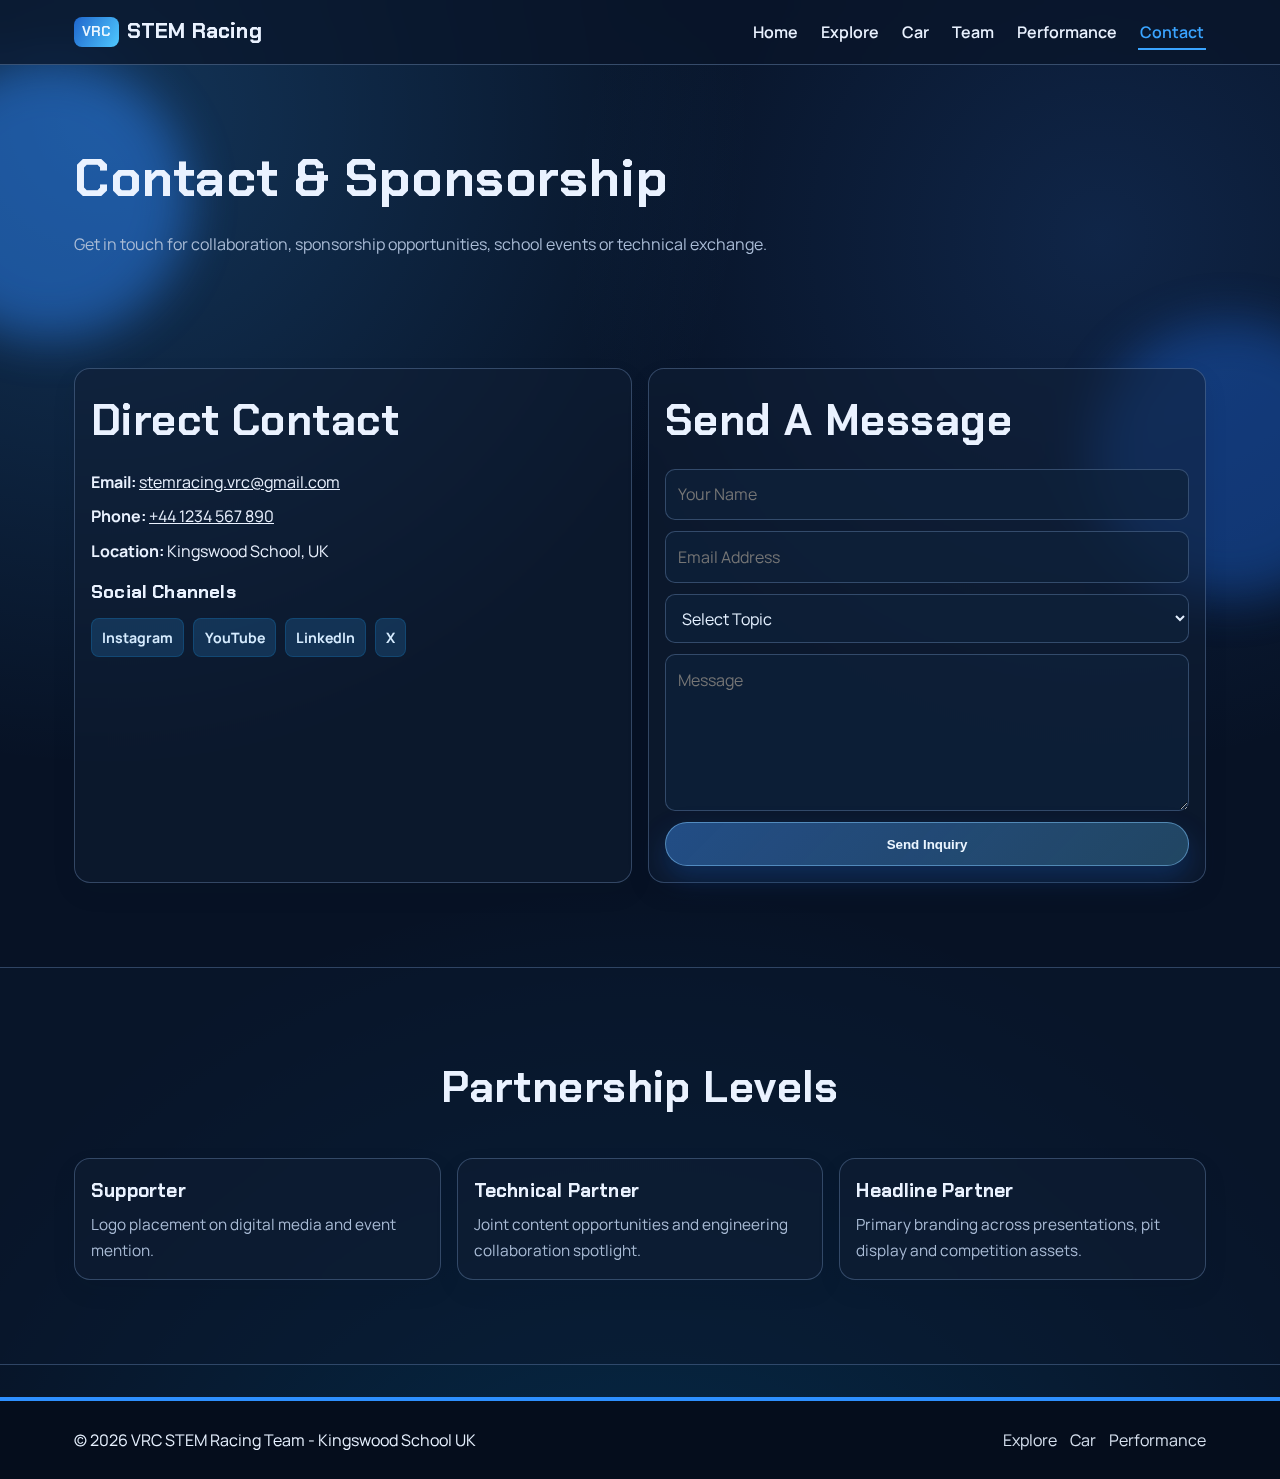
<file: contact.html>
<!DOCTYPE html>
<html lang="en">
<head>
    <meta charset="UTF-8">
    <meta name="viewport" content="width=device-width, initial-scale=1.0">
    <title>VRC STEM Racing | Contact</title>
    <link rel="stylesheet" href="styles.css">
</head>
<body>
    <div class="bg-orb left"></div>
    <div class="bg-orb right"></div>

    <nav class="navbar">
        <div class="navbar-container">
            <a class="navbar-logo" href="index.html">
                <span class="logo-chip">VRC</span>
                <span class="brand-text">STEM Racing</span>
            </a>
            <ul class="navbar-menu">
                <li><a class="nav-link" href="index.html">Home</a></li>
                <li><a class="nav-link" href="explore.html">Explore</a></li>
                <li><a class="nav-link" href="car.html">Car</a></li>
                <li><a class="nav-link" href="team.html">Team</a></li>
                <li><a class="nav-link" href="performance.html">Performance</a></li>
                <li><a class="nav-link active" href="contact.html">Contact</a></li>
            </ul>
        </div>
    </nav>

    <main>
        <section class="page-hero">
            <div class="container">
                <h1>Contact & Sponsorship</h1>
                <p>Get in touch for collaboration, sponsorship opportunities, school events or technical exchange.</p>
            </div>
        </section>

        <section class="section">
            <div class="container contact-grid">
                <article class="contact-card">
                    <h2 style="text-align:left; margin-bottom:0.8rem;">Direct Contact</h2>
                    <p style="margin-bottom:0.5rem;"><strong>Email:</strong> <a href="mailto:stemracing.vrc@gmail.com">stemracing.vrc@gmail.com</a></p>
                    <p style="margin-bottom:0.5rem;"><strong>Phone:</strong> <a href="tel:+441234567890">+44 1234 567 890</a></p>
                    <p style="margin-bottom:0.8rem;"><strong>Location:</strong> Kingswood School, UK</p>

                    <h3 style="margin-bottom:0.35rem;">Social Channels</h3>
                    <div class="socials">
                        <a class="social" href="#">Instagram</a>
                        <a class="social" href="#">YouTube</a>
                        <a class="social" href="#">LinkedIn</a>
                        <a class="social" href="#">X</a>
                    </div>
                </article>

                <article class="form-card">
                    <h2 style="text-align:left; margin-bottom:0.8rem;">Send A Message</h2>
                    <form class="form">
                        <input type="text" placeholder="Your Name" required>
                        <input type="email" placeholder="Email Address" required>
                        <select required>
                            <option value="">Select Topic</option>
                            <option>Sponsorship</option>
                            <option>Media / Press</option>
                            <option>School Collaboration</option>
                            <option>General Question</option>
                        </select>
                        <textarea rows="5" placeholder="Message" required></textarea>
                        <button type="submit" class="btn primary">Send Inquiry</button>
                    </form>
                </article>
            </div>
        </section>

        <section class="section panel">
            <div class="container">
                <h2>Partnership Levels</h2>
                <div class="card-grid">
                    <article class="card">
                        <div class="card-body">
                            <h3>Supporter</h3>
                            <p>Logo placement on digital media and event mention.</p>
                        </div>
                    </article>
                    <article class="card">
                        <div class="card-body">
                            <h3>Technical Partner</h3>
                            <p>Joint content opportunities and engineering collaboration spotlight.</p>
                        </div>
                    </article>
                    <article class="card">
                        <div class="card-body">
                            <h3>Headline Partner</h3>
                            <p>Primary branding across presentations, pit display and competition assets.</p>
                        </div>
                    </article>
                </div>
            </div>
        </section>
    </main>

    <footer class="footer">
        <div class="footer-inner">
            <p>&copy; 2026 VRC STEM Racing Team - Kingswood School UK</p>
            <div class="footer-links">
                <a href="explore.html">Explore</a>
                <a href="car.html">Car</a>
                <a href="performance.html">Performance</a>
            </div>
        </div>
    </footer>
</body>
</html>
</file>
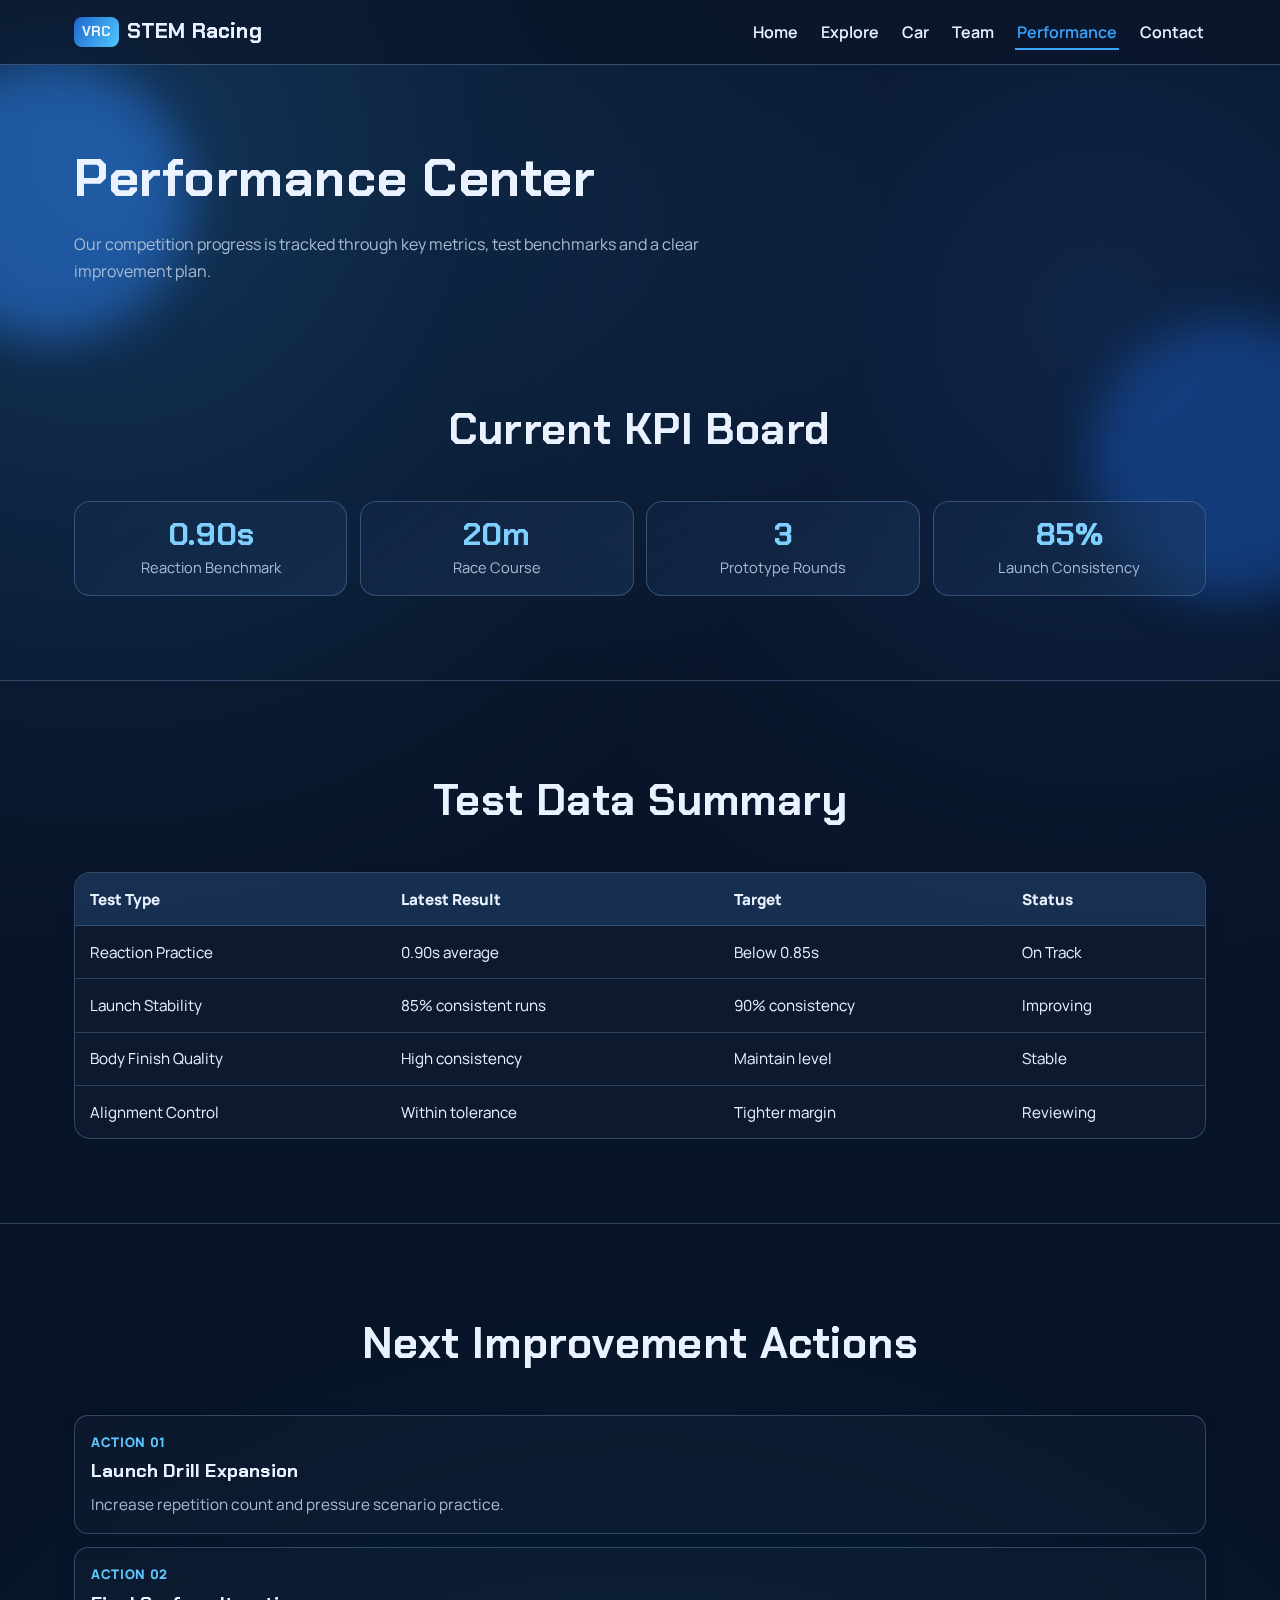
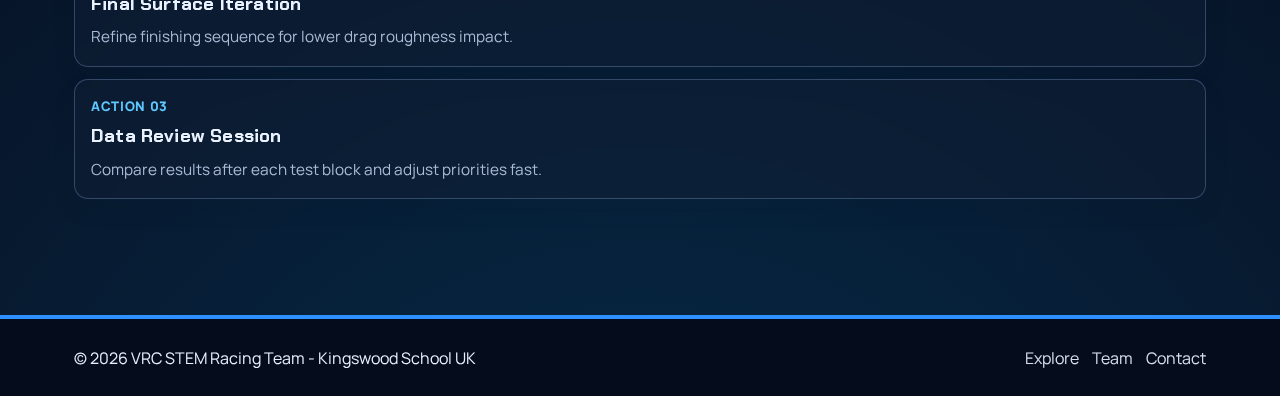
<file: performance.html>
<!DOCTYPE html>
<html lang="en">
<head>
    <meta charset="UTF-8">
    <meta name="viewport" content="width=device-width, initial-scale=1.0">
    <title>VRC STEM Racing | Performance</title>
    <link rel="stylesheet" href="styles.css">
</head>
<body>
    <div class="bg-orb left"></div>
    <div class="bg-orb right"></div>

    <nav class="navbar">
        <div class="navbar-container">
            <a class="navbar-logo" href="index.html">
                <span class="logo-chip">VRC</span>
                <span class="brand-text">STEM Racing</span>
            </a>
            <ul class="navbar-menu">
                <li><a class="nav-link" href="index.html">Home</a></li>
                <li><a class="nav-link" href="explore.html">Explore</a></li>
                <li><a class="nav-link" href="car.html">Car</a></li>
                <li><a class="nav-link" href="team.html">Team</a></li>
                <li><a class="nav-link active" href="performance.html">Performance</a></li>
                <li><a class="nav-link" href="contact.html">Contact</a></li>
            </ul>
        </div>
    </nav>

    <main>
        <section class="page-hero">
            <div class="container">
                <h1>Performance Center</h1>
                <p>Our competition progress is tracked through key metrics, test benchmarks and a clear improvement plan.</p>
            </div>
        </section>

        <section class="section">
            <div class="container">
                <h2>Current KPI Board</h2>
                <div class="kpi-strip">
                    <article class="kpi">
                        <p class="value">0.90s</p>
                        <p class="label">Reaction Benchmark</p>
                    </article>
                    <article class="kpi">
                        <p class="value">20m</p>
                        <p class="label">Race Course</p>
                    </article>
                    <article class="kpi">
                        <p class="value">3</p>
                        <p class="label">Prototype Rounds</p>
                    </article>
                    <article class="kpi">
                        <p class="value">85%</p>
                        <p class="label">Launch Consistency</p>
                    </article>
                </div>
            </div>
        </section>

        <section class="section panel">
            <div class="container">
                <h2>Test Data Summary</h2>
                <div class="table-wrap">
                    <table>
                        <thead>
                            <tr>
                                <th>Test Type</th>
                                <th>Latest Result</th>
                                <th>Target</th>
                                <th>Status</th>
                            </tr>
                        </thead>
                        <tbody>
                            <tr>
                                <td>Reaction Practice</td>
                                <td>0.90s average</td>
                                <td>Below 0.85s</td>
                                <td>On Track</td>
                            </tr>
                            <tr>
                                <td>Launch Stability</td>
                                <td>85% consistent runs</td>
                                <td>90% consistency</td>
                                <td>Improving</td>
                            </tr>
                            <tr>
                                <td>Body Finish Quality</td>
                                <td>High consistency</td>
                                <td>Maintain level</td>
                                <td>Stable</td>
                            </tr>
                            <tr>
                                <td>Alignment Control</td>
                                <td>Within tolerance</td>
                                <td>Tighter margin</td>
                                <td>Reviewing</td>
                            </tr>
                        </tbody>
                    </table>
                </div>
            </div>
        </section>

        <section class="section">
            <div class="container">
                <h2>Next Improvement Actions</h2>
                <div class="timeline">
                    <article class="timeline-item">
                        <p class="step">Action 01</p>
                        <h3>Launch Drill Expansion</h3>
                        <p>Increase repetition count and pressure scenario practice.</p>
                    </article>
                    <article class="timeline-item">
                        <p class="step">Action 02</p>
                        <h3>Final Surface Iteration</h3>
                        <p>Refine finishing sequence for lower drag roughness impact.</p>
                    </article>
                    <article class="timeline-item">
                        <p class="step">Action 03</p>
                        <h3>Data Review Session</h3>
                        <p>Compare results after each test block and adjust priorities fast.</p>
                    </article>
                </div>
            </div>
        </section>
    </main>

    <footer class="footer">
        <div class="footer-inner">
            <p>&copy; 2026 VRC STEM Racing Team - Kingswood School UK</p>
            <div class="footer-links">
                <a href="explore.html">Explore</a>
                <a href="team.html">Team</a>
                <a href="contact.html">Contact</a>
            </div>
        </div>
    </footer>
</body>
</html>
</file>
<file: styles.css>
@import url('https://fonts.googleapis.com/css2?family=Chakra+Petch:wght@400;500;600;700&family=Manrope:wght@400;500;700;800&display=swap');

* {
    margin: 0;
    padding: 0;
    box-sizing: border-box;
}

:root {
    --bg: #071225;
    --surface: rgba(15, 29, 51, 0.5);
    --surface-2: rgba(21, 40, 68, 0.45);
    --ink: #eaf2ff;
    --muted: #a9bbd5;
    --line: rgba(138, 172, 220, 0.32);
    --primary: #3aa4ff;
    --primary-dark: #1683d9;
    --secondary: #5fc8ff;
    --accent: #6be3ff;
    --radius: 18px;
    --shadow: 0 18px 40px rgba(17, 26, 36, 0.11);
    --shadow-soft: 0 10px 24px rgba(17, 26, 36, 0.08);
}

html {
    scroll-behavior: smooth;
}

body {
    font-family: 'Manrope', sans-serif;
    line-height: 1.65;
    color: var(--ink);
    background:
        radial-gradient(circle at 8% 8%, rgba(58, 164, 255, 0.24), transparent 36%),
        radial-gradient(circle at 86% 16%, rgba(46, 107, 196, 0.22), transparent 32%),
        radial-gradient(circle at 50% 115%, rgba(0, 170, 255, 0.18), transparent 45%),
        var(--bg);
}

h1,
h2,
h3,
.brand-text,
.navbar-logo {
    font-family: 'Chakra Petch', sans-serif;
    letter-spacing: 0.01em;
}

img {
    max-width: 100%;
    display: block;
}

a {
    color: inherit;
}

.container {
    max-width: 1180px;
    margin: 0 auto;
    padding: 0 24px;
}

.bg-orb {
    position: fixed;
    width: 280px;
    height: 280px;
    border-radius: 50%;
    filter: blur(24px);
    z-index: -2;
    opacity: 0.45;
}

.bg-orb.left {
    background: #2f89ff;
    top: 60px;
    left: -90px;
}

.bg-orb.right {
    background: #1b5ec7;
    top: 320px;
    right: -90px;
}

.navbar {
    position: sticky;
    top: 0;
    z-index: 100;
    border-bottom: 1px solid rgba(143, 178, 227, 0.35);
    background: rgba(8, 20, 40, 0.7);
    backdrop-filter: blur(14px);
}

.navbar-container {
    max-width: 1180px;
    margin: 0 auto;
    padding: 14px 24px;
    display: flex;
    align-items: center;
    justify-content: space-between;
    gap: 1rem;
}

.navbar-logo {
    text-decoration: none;
    display: inline-flex;
    align-items: center;
    gap: 0.55rem;
    font-weight: 700;
    font-size: 1.35rem;
}

.logo-chip {
    color: #eaf6ff;
    background: linear-gradient(120deg, #1f66cc, #4fc8ff);
    border-radius: 8px;
    font-size: 0.85rem;
    font-weight: 800;
    padding: 0.22rem 0.5rem;
}

.navbar-menu {
    list-style: none;
    display: flex;
    gap: 1.2rem;
    align-items: center;
}

.nav-link {
    text-decoration: none;
    color: var(--ink);
    font-weight: 600;
    border-bottom: 2px solid transparent;
    padding: 0.35rem 0.12rem;
    transition: 0.2s ease;
}

.nav-link:hover,
.nav-link.active {
    color: var(--primary);
    border-color: var(--primary);
}

main {
    overflow: hidden;
}

.hero {
    min-height: min(86vh, 740px);
    padding: 78px 0;
    display: grid;
    grid-template-columns: 1.08fr 0.92fr;
    align-items: center;
    gap: 2.2rem;
}

.hero-badge {
    display: inline-block;
    text-transform: uppercase;
    letter-spacing: 0.08em;
    font-size: 0.78rem;
    font-weight: 800;
    background: rgba(15, 142, 212, 0.12);
    color: var(--primary-dark);
    border: 1px solid rgba(15, 142, 212, 0.25);
    padding: 0.34rem 0.7rem;
    border-radius: 999px;
    margin-bottom: 1rem;
}

.hero h1 {
    font-size: clamp(2.1rem, 5vw, 4.1rem);
    line-height: 1.05;
    margin-bottom: 0.95rem;
}

.hero p {
    color: var(--muted);
    font-size: clamp(1rem, 2vw, 1.2rem);
    max-width: 62ch;
    margin-bottom: 1.6rem;
}

.hero-visual {
    position: relative;
}

.hero-visual img {
    width: 100%;
    border-radius: var(--radius);
    border: 1px solid rgba(210, 221, 232, 0.85);
    box-shadow: var(--shadow);
    transform: rotate(-1.2deg);
}

.hero-visual::after {
    content: "";
    position: absolute;
    inset: auto -16px -16px 16px;
    height: 76%;
    border-radius: var(--radius);
    background: linear-gradient(130deg, rgba(58, 164, 255, 0.24), rgba(27, 94, 199, 0.28));
    z-index: -1;
}

.btn {
    display: inline-flex;
    align-items: center;
    justify-content: center;
    gap: 0.4rem;
    text-decoration: none;
    font-weight: 800;
    border-radius: 999px;
    padding: 0.82rem 1.35rem;
    transition: transform 0.2s ease, box-shadow 0.2s ease;
}

.btn.primary {
    color: #eaf5ff;
    background: linear-gradient(135deg, rgba(61, 138, 235, 0.46), rgba(95, 200, 255, 0.25));
    border: 1px solid rgba(131, 203, 255, 0.5);
    backdrop-filter: blur(8px);
    box-shadow: 0 12px 26px rgba(18, 69, 141, 0.45);
}

.btn.primary:hover {
    transform: translateY(-2px);
    box-shadow: 0 16px 34px rgba(41, 124, 235, 0.5);
}

.btn.ghost {
    border: 1px solid rgba(117, 193, 255, 0.45);
    color: #cfe6ff;
    background: rgba(47, 121, 221, 0.2);
    backdrop-filter: blur(8px);
}

.btn.ghost:hover {
    transform: translateY(-2px);
}

.cta-row {
    display: flex;
    flex-wrap: wrap;
    gap: 0.7rem;
}

.section {
    padding: 84px 0;
}

.section h2 {
    font-size: clamp(1.75rem, 4vw, 2.7rem);
    text-align: center;
    margin-bottom: 2.2rem;
}

.panel {
    background: rgba(9, 24, 45, 0.5);
    border-top: 1px solid rgba(130, 169, 223, 0.32);
    border-bottom: 1px solid rgba(130, 169, 223, 0.32);
}

.split {
    display: grid;
    grid-template-columns: 1fr 1fr;
    gap: 1.3rem;
    align-items: center;
}

.card-grid {
    display: grid;
    grid-template-columns: repeat(auto-fit, minmax(220px, 1fr));
    gap: 1rem;
}

.card {
    background: var(--surface);
    border: 1px solid var(--line);
    border-radius: 16px;
    box-shadow: var(--shadow-soft);
    overflow: hidden;
    backdrop-filter: blur(12px);
    transition: transform 0.22s ease, box-shadow 0.22s ease;
}

.card:hover {
    transform: translateY(-5px);
    box-shadow: var(--shadow);
}

.card .card-body {
    padding: 1rem;
}

.card h3 {
    margin-bottom: 0.35rem;
    font-size: 1.2rem;
}

.card p {
    color: var(--muted);
    font-size: 0.96rem;
}

.kpi-strip {
    display: grid;
    grid-template-columns: repeat(auto-fit, minmax(180px, 1fr));
    gap: 0.8rem;
}

.kpi {
    background: linear-gradient(145deg, rgba(18, 40, 72, 0.6), rgba(32, 64, 102, 0.4));
    border: 1px solid var(--line);
    border-radius: 16px;
    text-align: center;
    padding: 1rem;
    backdrop-filter: blur(10px);
}

.kpi .value {
    font-family: 'Chakra Petch', sans-serif;
    color: #7fd0ff;
    font-size: 2rem;
    font-weight: 700;
    line-height: 1;
}

.kpi .label {
    margin-top: 0.35rem;
    color: var(--muted);
    font-size: 0.92rem;
}

.timeline {
    display: grid;
    gap: 0.8rem;
}

.timeline-item {
    background: var(--surface);
    border: 1px solid var(--line);
    border-radius: 14px;
    padding: 1rem;
    box-shadow: var(--shadow-soft);
    backdrop-filter: blur(10px);
}

.timeline-item .step {
    color: var(--secondary);
    font-weight: 800;
    font-size: 0.82rem;
    letter-spacing: 0.05em;
    text-transform: uppercase;
}

.timeline-item h3 {
    margin: 0.18rem 0 0.3rem;
}

.timeline-item p {
    color: var(--muted);
    font-size: 0.96rem;
}

.pill-list {
    display: flex;
    flex-wrap: wrap;
    gap: 0.45rem;
}

.pill {
    padding: 0.35rem 0.62rem;
    border-radius: 999px;
    font-size: 0.83rem;
    background: rgba(15, 142, 212, 0.1);
    border: 1px solid rgba(15, 142, 212, 0.24);
    color: var(--primary-dark);
    font-weight: 700;
}

.table-wrap {
    background: var(--surface);
    border: 1px solid var(--line);
    border-radius: 16px;
    overflow: hidden;
    box-shadow: var(--shadow-soft);
    backdrop-filter: blur(12px);
}

table {
    width: 100%;
    border-collapse: collapse;
}

th,
td {
    text-align: left;
    padding: 0.85rem 0.95rem;
    border-bottom: 1px solid rgba(140, 176, 228, 0.24);
    font-size: 0.95rem;
}

th {
    background: rgba(33, 67, 112, 0.55);
    font-weight: 800;
}

tr:last-child td {
    border-bottom: 0;
}

.contact-grid {
    display: grid;
    grid-template-columns: 1fr 1fr;
    gap: 1rem;
}

.contact-card,
.form-card {
    background: var(--surface);
    border: 1px solid var(--line);
    border-radius: 16px;
    padding: 1rem;
    box-shadow: var(--shadow-soft);
    backdrop-filter: blur(12px);
}

.form {
    display: grid;
    gap: 0.7rem;
}

input,
textarea,
select {
    font: inherit;
    color: #e4f0ff;
    border: 1px solid var(--line);
    border-radius: 10px;
    background: rgba(14, 33, 58, 0.72);
    padding: 0.72rem;
}

input:focus,
textarea:focus,
select:focus {
    outline: 2px solid rgba(15, 142, 212, 0.25);
    border-color: var(--primary);
}

.socials {
    display: flex;
    flex-wrap: wrap;
    gap: 0.55rem;
    margin-top: 0.65rem;
}

.social {
    text-decoration: none;
    border-radius: 8px;
    border: 1px solid rgba(15, 142, 212, 0.24);
    background: rgba(58, 164, 255, 0.18);
    color: #d6ecff;
    padding: 0.42rem 0.64rem;
    font-weight: 700;
    font-size: 0.88rem;
}

.footer {
    margin-top: 2rem;
    background: #050d1c;
    color: #e7f1ff;
    border-top: 4px solid #2e90ff;
}

.footer-inner {
    max-width: 1180px;
    margin: 0 auto;
    padding: 1.6rem 24px;
    display: flex;
    gap: 1rem;
    align-items: center;
    justify-content: space-between;
    flex-wrap: wrap;
}

.footer-links {
    display: flex;
    gap: 0.8rem;
    flex-wrap: wrap;
}

.footer-links a {
    text-decoration: none;
    color: #e7f1ff;
    opacity: 0.92;
}

.page-hero {
    padding: 70px 0 26px;
}

.page-hero h1 {
    font-size: clamp(2rem, 5vw, 3.3rem);
    margin-bottom: 0.6rem;
}

.page-hero p {
    color: var(--muted);
    max-width: 72ch;
}

@media (max-width: 940px) {
    .hero,
    .split,
    .contact-grid {
        grid-template-columns: 1fr;
    }

    .hero {
        min-height: auto;
        padding-top: 42px;
    }

    .hero-visual {
        order: -1;
    }
}

@media (max-width: 760px) {
    .navbar-menu {
        gap: 0.7rem;
        font-size: 0.92rem;
        flex-wrap: wrap;
        justify-content: flex-end;
    }

    .section {
        padding: 66px 0;
    }
}

@media (max-width: 520px) {
    .container,
    .navbar-container,
    .footer-inner {
        padding-left: 14px;
        padding-right: 14px;
    }

    .navbar-logo {
        font-size: 1.08rem;
    }

    .cta-row {
        display: grid;
    }

    .btn {
        width: 100%;
    }

    th,
    td {
        padding: 0.7rem 0.55rem;
        font-size: 0.88rem;
    }
}
</file>
